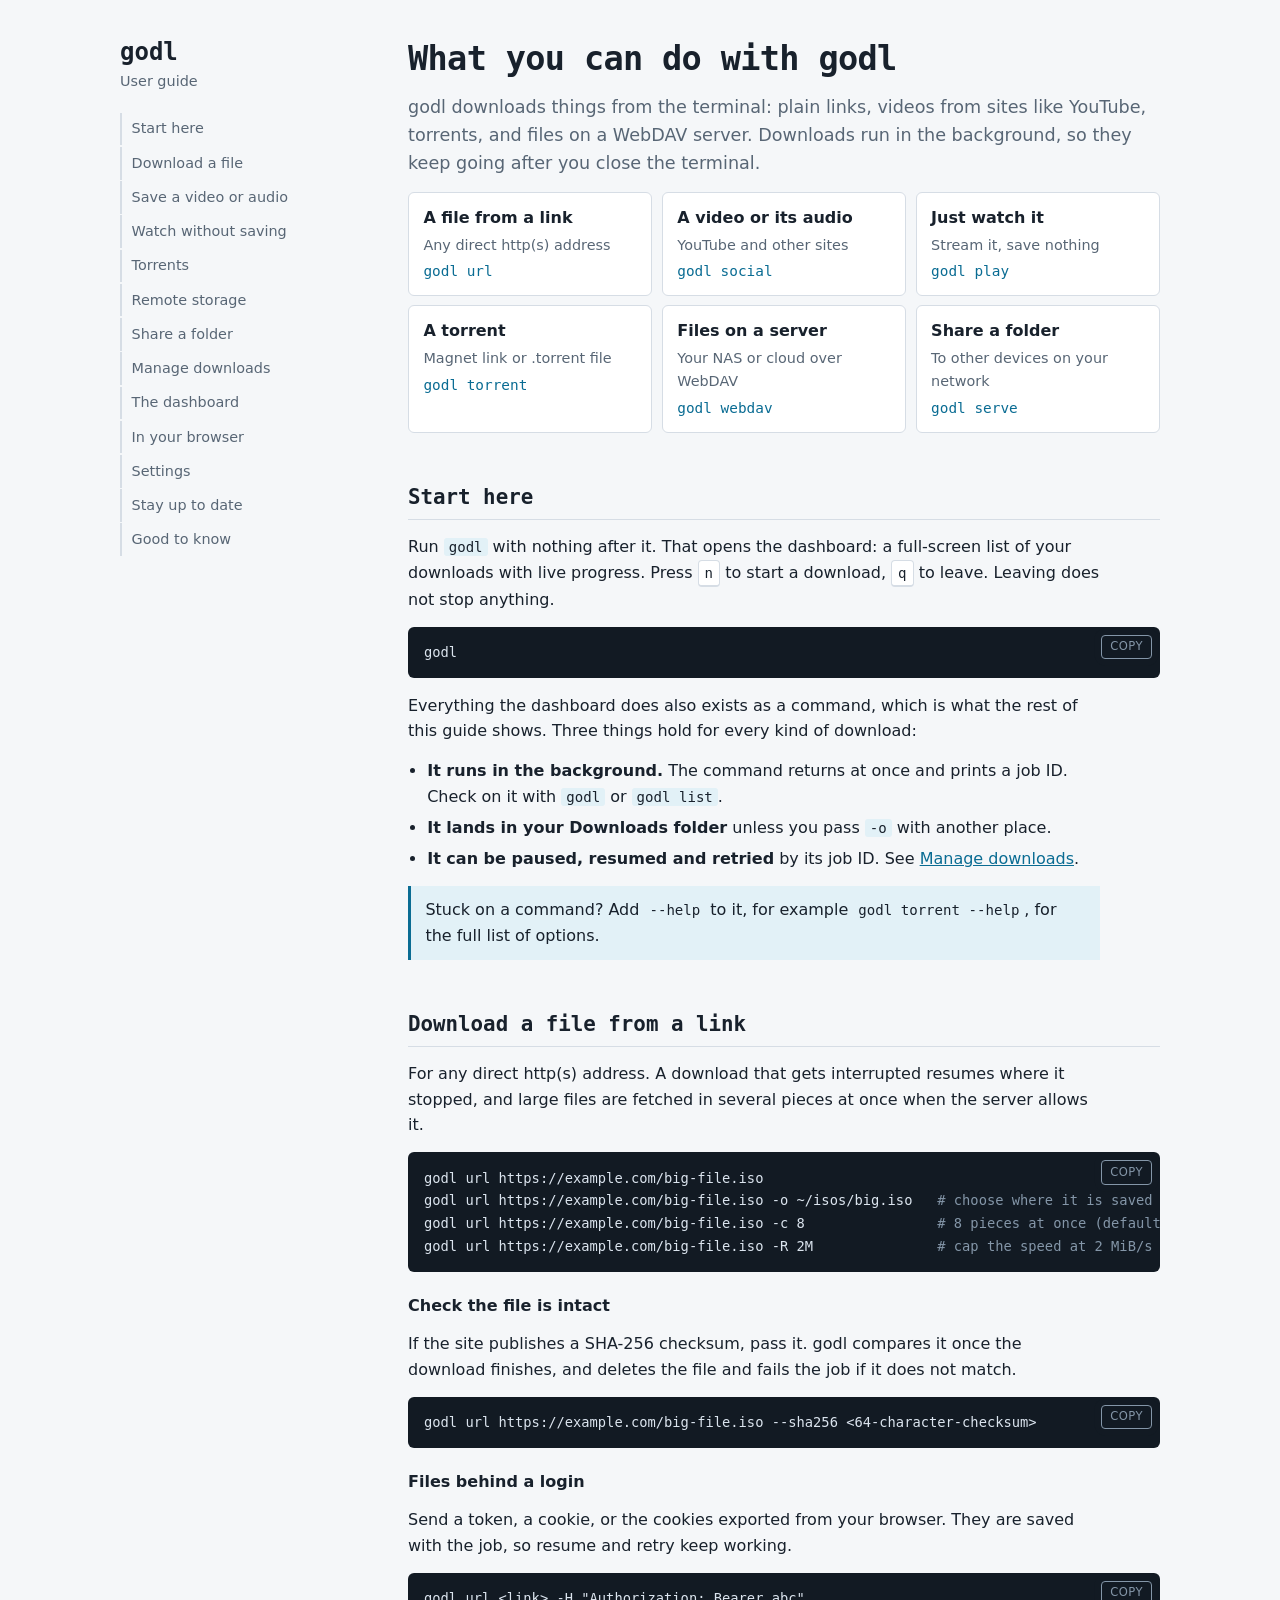
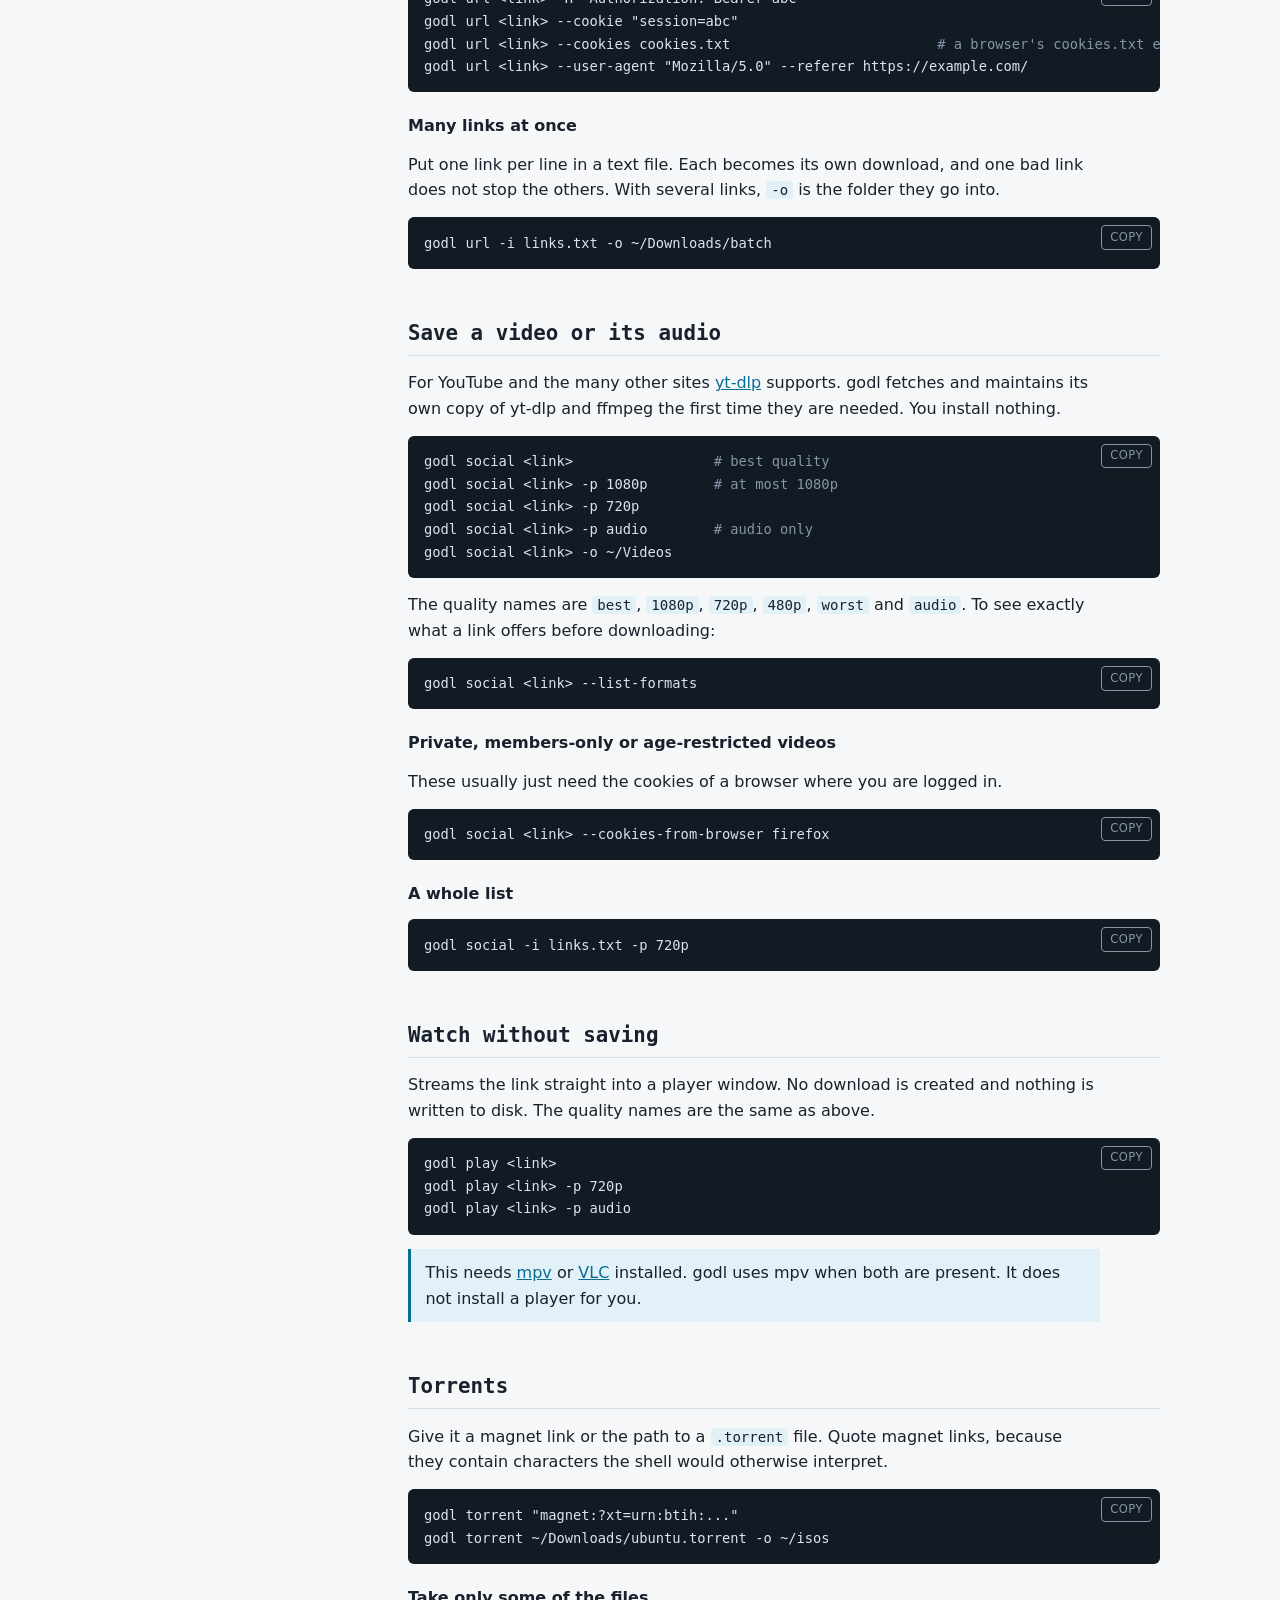
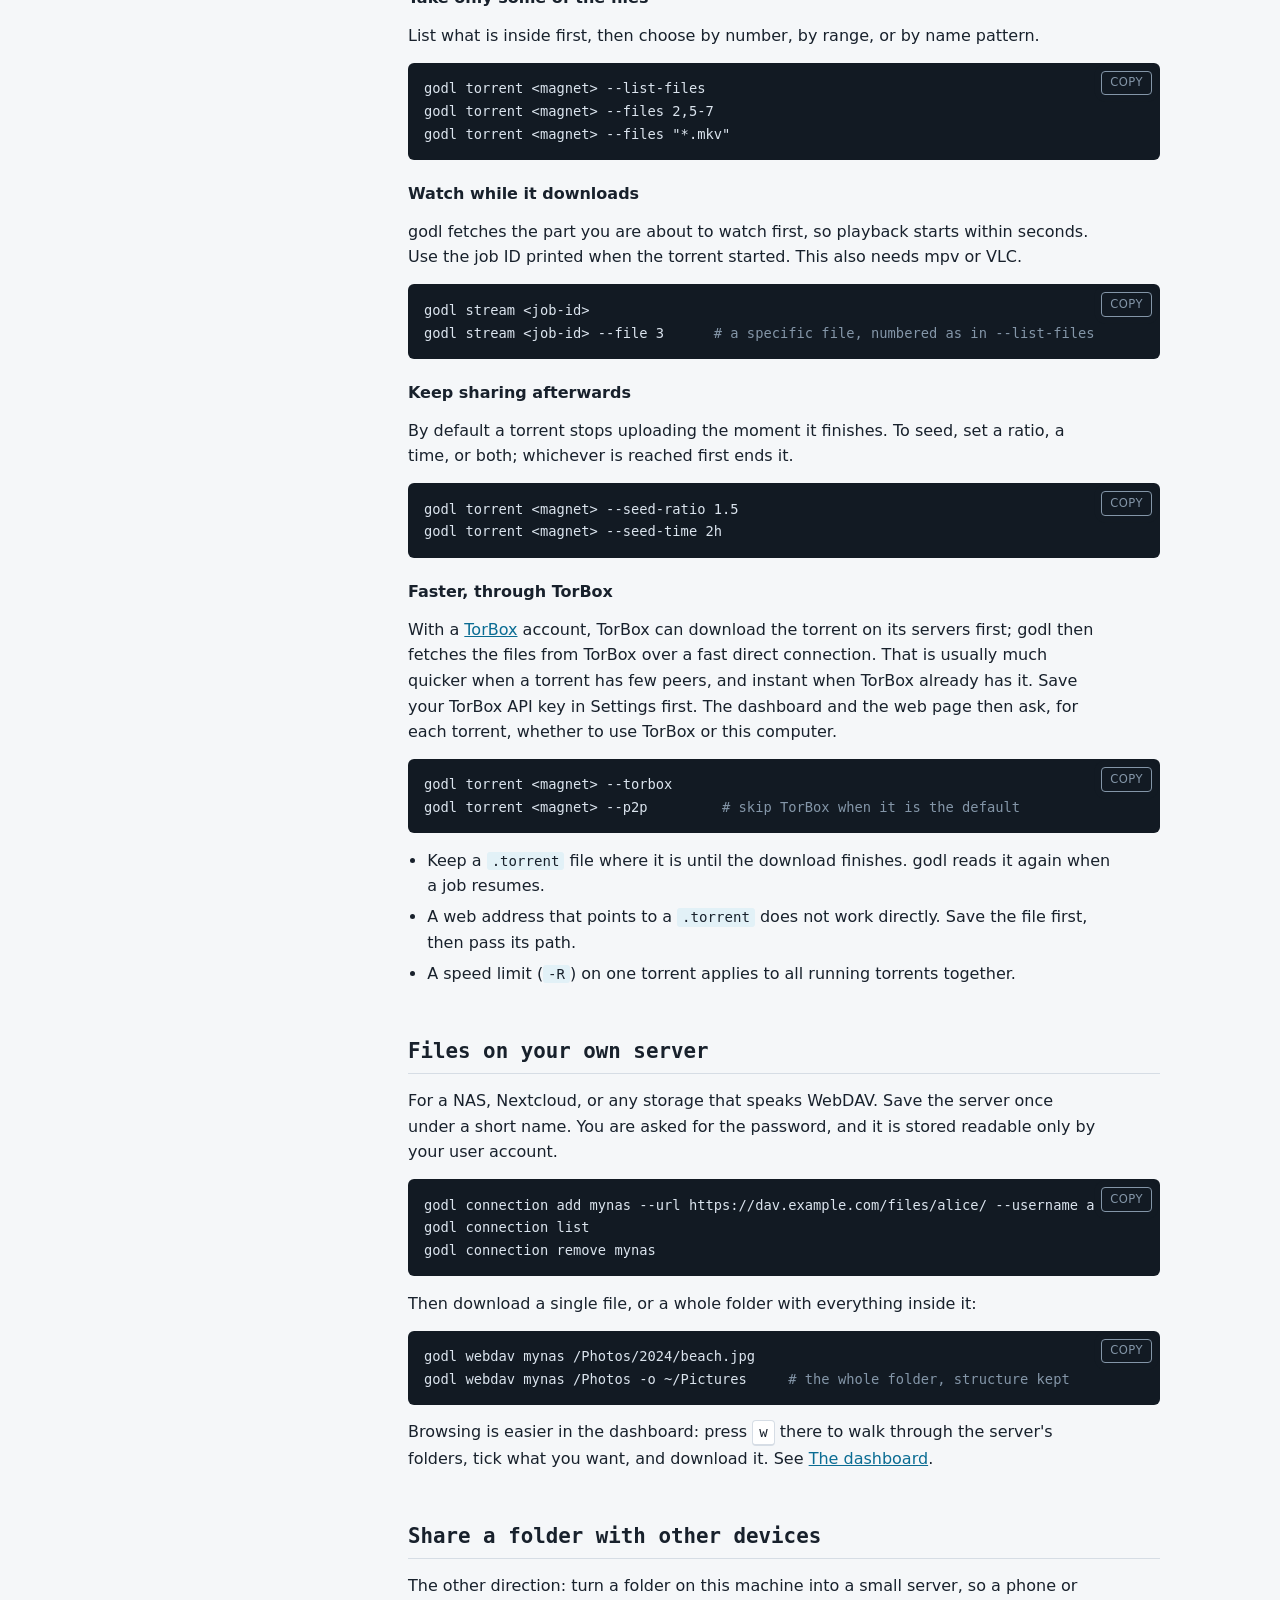
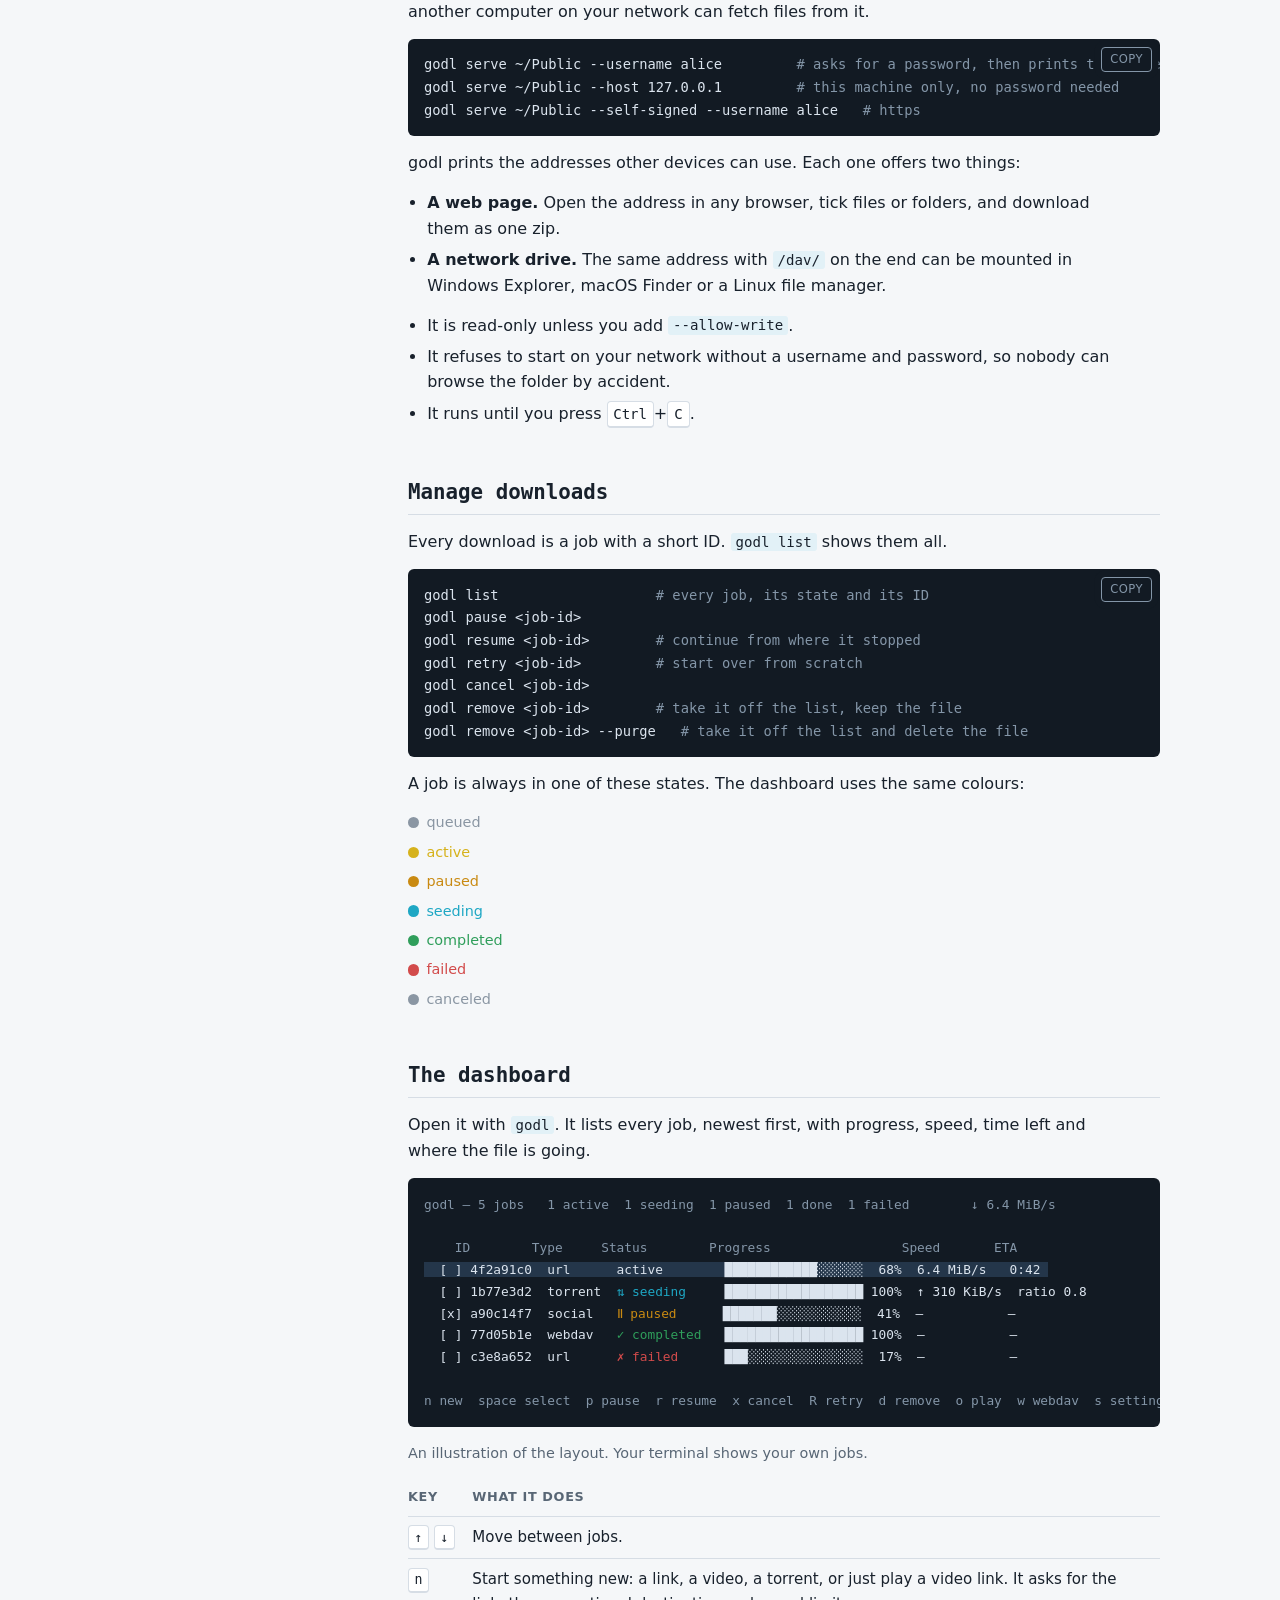
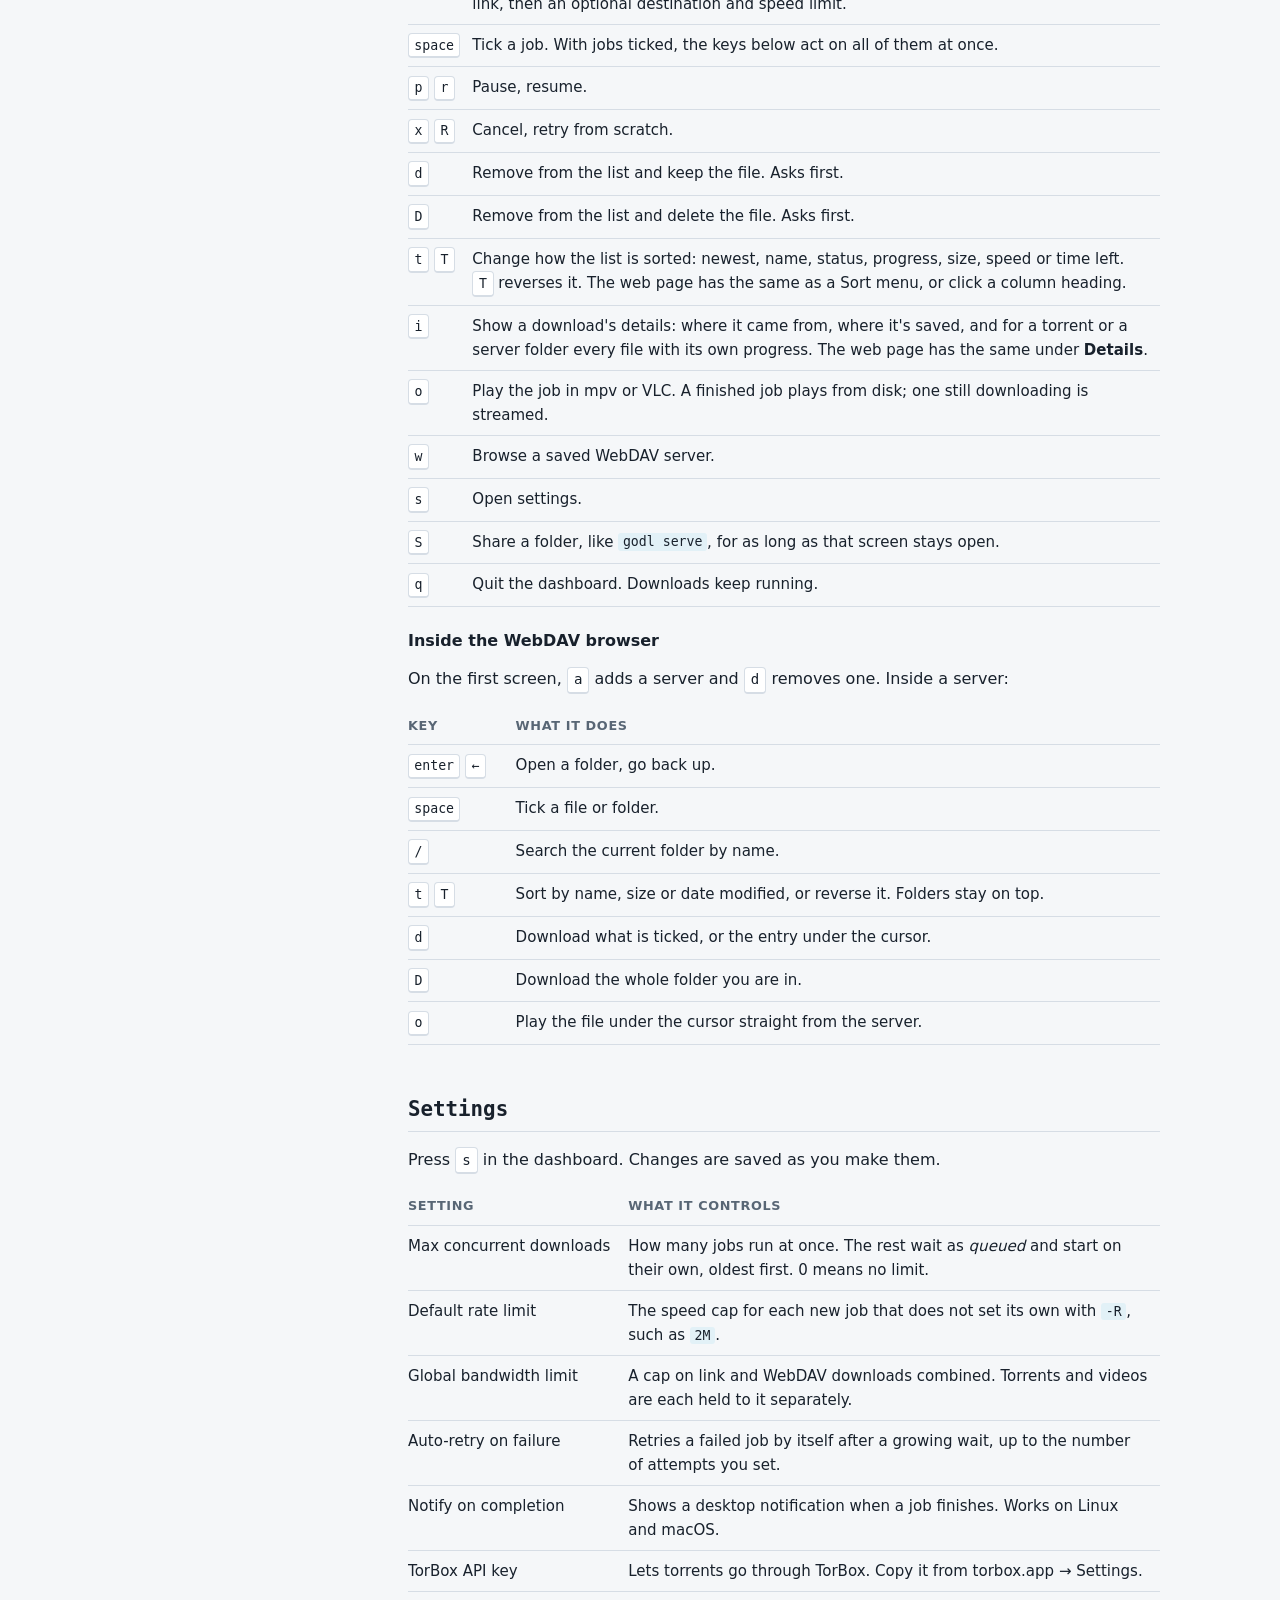
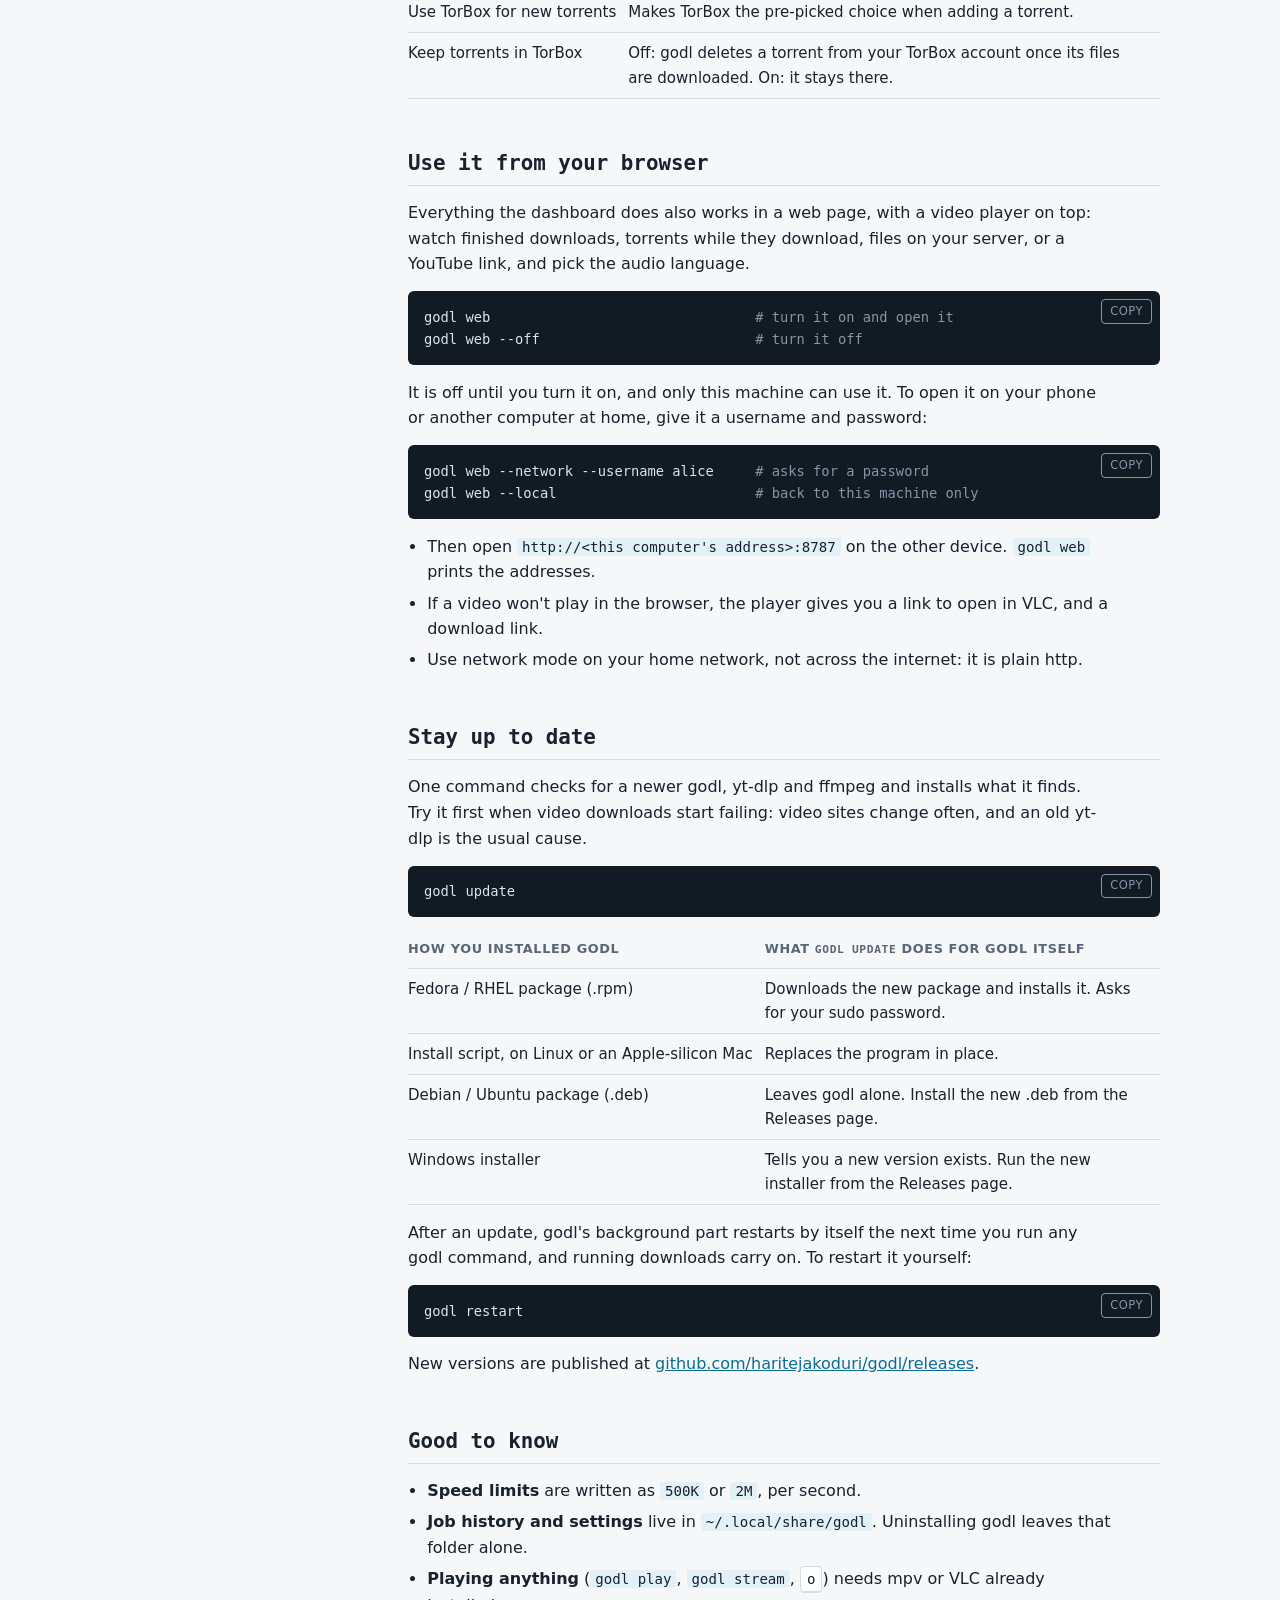
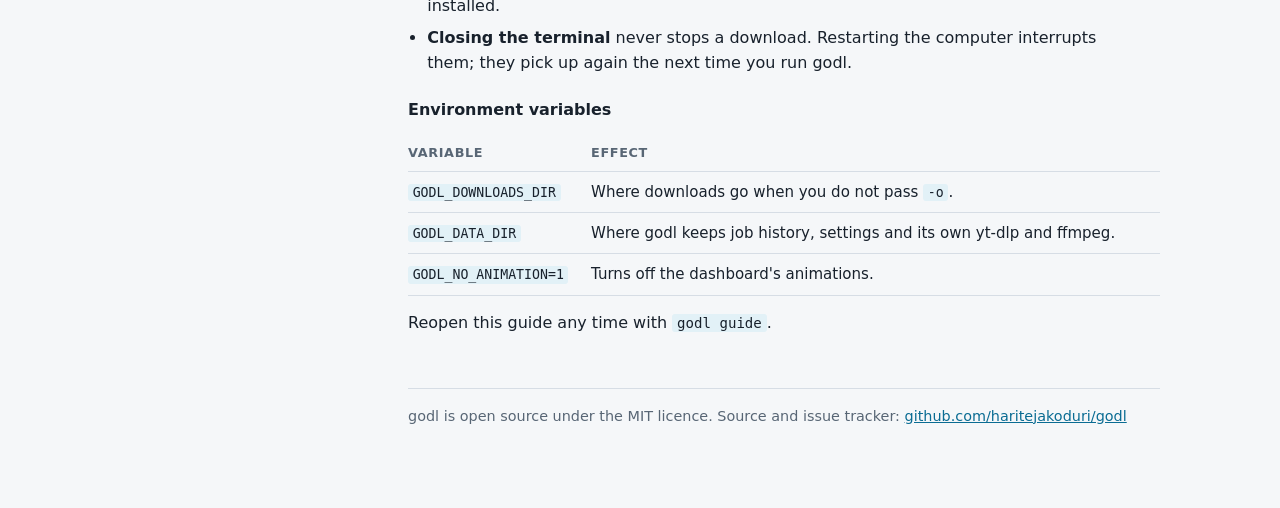
<file: internal/guide/guide.html>
<!doctype html>
<html lang="en">
<head>
<meta charset="utf-8">
<meta name="viewport" content="width=device-width, initial-scale=1">
<title>godl User Guide</title>
<style>
/* Layout: a fixed contents rail beside one reading column of task-first
   sections; every command sits in its own copyable terminal block. */
:root {
  --bg: #f5f7f9;
  --surface: #ffffff;
  --fg: #18212c;
  --muted: #586675;
  --line: #d6dde5;
  --accent: #0a6c93;
  --accent-soft: #e2f1f7;
  --term-bg: #121a23;
  --term-fg: #dbe4ee;
  --term-dim: #8496a8;
  --st-queued: #8a96a3;
  --st-paused: #c98a12;
  --st-active: #d6b21c;
  --st-seeding: #1ea7c4;
  --st-done: #2f9e5b;
  --st-failed: #d24b4b;
  --mono: ui-monospace, "JetBrains Mono", "Cascadia Code", "SF Mono", Menlo, Consolas, "DejaVu Sans Mono", monospace;
  --sans: system-ui, -apple-system, "Segoe UI", "Noto Sans", Cantarell, "Helvetica Neue", Arial, sans-serif;
}
@media (prefers-color-scheme: dark) {
  :root:not([data-theme="light"]) {
    --bg: #0f151c;
    --surface: #161e28;
    --fg: #dde5ee;
    --muted: #94a3b3;
    --line: #283442;
    --accent: #5fc4ea;
    --accent-soft: #15303d;
    --term-bg: #0a0f15;
    --term-fg: #dbe4ee;
    --term-dim: #7f91a3;
    color-scheme: dark;
  }
}
:root[data-theme="dark"] {
  --bg: #0f151c;
  --surface: #161e28;
  --fg: #dde5ee;
  --muted: #94a3b3;
  --line: #283442;
  --accent: #5fc4ea;
  --accent-soft: #15303d;
  --term-bg: #0a0f15;
  --term-fg: #dbe4ee;
  --term-dim: #7f91a3;
  color-scheme: dark;
}

* { box-sizing: border-box; }
html { scroll-behavior: smooth; scroll-padding-top: 1rem; }
@media (prefers-reduced-motion: reduce) { html { scroll-behavior: auto; } }
body {
  margin: 0;
  background: var(--bg);
  color: var(--fg);
  font: 16px/1.6 var(--sans);
}
a { color: var(--accent); }
a:focus-visible, button:focus-visible { outline: 2px solid var(--accent); outline-offset: 2px; }

.page {
  display: grid;
  grid-template-columns: 15rem minmax(0, 1fr);
  gap: 3rem;
  max-width: 68rem;
  margin: 0 auto;
  padding-block: 2.5rem 5rem;
  padding-inline: 1.5rem;
}
nav.toc {
  position: sticky;
  top: 1.5rem;
  align-self: start;
  max-height: calc(100vh - 3rem);
  overflow-y: auto;
  font-size: 0.9rem;
}
nav.toc .brand {
  font: 700 1.5rem/1 var(--mono);
  color: var(--fg);
  text-decoration: none;
  display: block;
  margin-bottom: 0.35rem;
}
nav.toc .tag { color: var(--muted); margin: 0 0 1.25rem; }
nav.toc ol { list-style: none; margin: 0; padding: 0; display: flex; flex-direction: column; gap: 0.1rem; }
nav.toc li a {
  display: block;
  padding: 0.3rem 0.6rem;
  border-left: 2px solid var(--line);
  color: var(--muted);
  text-decoration: none;
}
nav.toc li a:hover { color: var(--fg); border-left-color: var(--accent); }

main { min-width: 0; display: flex; flex-direction: column; gap: 3.25rem; }
section { display: flex; flex-direction: column; gap: 0.9rem; }
section > *, header.intro > * { margin: 0; }
header.intro { display: flex; flex-direction: column; gap: 0.9rem; }
h1 { font: 700 2.1rem/1.15 var(--mono); letter-spacing: -0.02em; text-wrap: balance; }
h2 {
  font: 700 1.3rem/1.25 var(--mono);
  text-wrap: balance;
  padding-bottom: 0.5rem;
  border-bottom: 1px solid var(--line);
}
h3 { font: 600 1rem/1.3 var(--sans); margin-top: 0.6rem; }
p, li { max-width: 68ch; }
.lead { font-size: 1.1rem; color: var(--muted); }
ul { margin: 0; padding-left: 1.2rem; display: flex; flex-direction: column; gap: 0.35rem; }
code, kbd { font-family: var(--mono); font-size: 0.88em; }
p code, li code, td code {
  background: var(--accent-soft);
  padding: 0.08em 0.35em;
  border-radius: 3px;
  overflow-wrap: anywhere;
}
kbd {
  display: inline-block;
  min-width: 1.6em;
  padding: 0.05em 0.4em;
  text-align: center;
  background: var(--surface);
  border: 1px solid var(--line);
  border-bottom-width: 2px;
  border-radius: 4px;
  white-space: nowrap;
}

/* A command block: what you'd type, with a copy button. */
.term { position: relative; background: var(--term-bg); border-radius: 6px; }
.term pre {
  margin: 0;
  padding: 0.9rem 4.5rem 0.9rem 1rem;
  overflow-x: auto;
  color: var(--term-fg);
  font: 0.86rem/1.65 var(--mono);
}
.term .c { color: var(--term-dim); }
.term button {
  position: absolute;
  top: 0.5rem;
  right: 0.5rem;
  font: 0.72rem/1 var(--sans);
  letter-spacing: 0.04em;
  text-transform: uppercase;
  color: var(--term-dim);
  background: var(--term-bg);
  box-shadow: 0 0 0 0.4rem var(--term-bg);
  border: 1px solid var(--term-dim);
  border-radius: 4px;
  padding: 0.35rem 0.5rem;
  cursor: pointer;
}
.term button:hover { color: var(--term-fg); border-color: var(--term-fg); }

.note {
  border-left: 3px solid var(--accent);
  background: var(--accent-soft);
  padding: 0.7rem 0.9rem;
  max-width: 68ch;
}

/* The job-type picker at the top. */
.pick { display: grid; grid-template-columns: repeat(auto-fit, minmax(13.5rem, 1fr)); gap: 0.6rem; }
.pick a {
  display: flex;
  flex-direction: column;
  gap: 0.2rem;
  padding: 0.75rem 0.9rem;
  background: var(--surface);
  border: 1px solid var(--line);
  border-radius: 6px;
  text-decoration: none;
  color: var(--fg);
}
.pick a:hover { border-color: var(--accent); }
.pick a span { color: var(--muted); font-size: 0.9rem; }
.pick a code { color: var(--accent); font-size: 0.9rem; }

/* A still of the dashboard, in the terminal's own colours. */
.dash { background: var(--term-bg); border-radius: 6px; overflow-x: auto; }
.dash pre { margin: 0; padding: 1rem; color: var(--term-fg); font: 0.8rem/1.7 var(--mono); min-width: 44rem; }
.dash .dim { color: var(--term-dim); }
.dash .sel { background: #24364a; }
.q { color: var(--st-queued); } .pa { color: var(--st-paused); } .ac { color: var(--st-active); }
.se { color: var(--st-seeding); } .ok { color: var(--st-done); } .fa { color: var(--st-failed); }
.legend { display: flex; flex-wrap: wrap; gap: 0.4rem 1.2rem; list-style: none; padding: 0; font-size: 0.9rem; }
.legend li { display: flex; align-items: center; gap: 0.45rem; }
.legend i { width: 0.7rem; height: 0.7rem; border-radius: 50%; background: currentColor; }

.tablewrap { overflow-x: auto; }
table { border-collapse: collapse; width: 100%; font-size: 0.94rem; }
th, td { text-align: left; vertical-align: top; padding: 0.5rem 0.75rem 0.5rem 0; border-bottom: 1px solid var(--line); }
th { color: var(--muted); font-weight: 600; font-size: 0.8rem; letter-spacing: 0.05em; text-transform: uppercase; }
td:first-child { white-space: nowrap; }

footer { color: var(--muted); font-size: 0.9rem; border-top: 1px solid var(--line); padding-top: 1rem; }

@media (max-width: 52rem) {
  .page { grid-template-columns: minmax(0, 1fr); gap: 1.5rem; padding-block: 1.5rem 3rem; padding-inline: 1rem; }
  nav.toc { position: static; max-height: none; }
  nav.toc ol { flex-direction: row; flex-wrap: wrap; gap: 0.3rem; }
  nav.toc li a { border: 1px solid var(--line); border-radius: 999px; padding: 0.2rem 0.7rem; }
  h1 { font-size: 1.6rem; }
  td:first-child { white-space: normal; }
}
</style>
</head>
<body>
<div class="page">

<nav class="toc" aria-label="Contents">
  <a class="brand" href="#top">godl</a>
  <p class="tag">User guide</p>
  <ol>
    <li><a href="#start">Start here</a></li>
    <li><a href="#url">Download a file</a></li>
    <li><a href="#social">Save a video or audio</a></li>
    <li><a href="#play">Watch without saving</a></li>
    <li><a href="#torrent">Torrents</a></li>
    <li><a href="#webdav">Remote storage</a></li>
    <li><a href="#serve">Share a folder</a></li>
    <li><a href="#jobs">Manage downloads</a></li>
    <li><a href="#dashboard">The dashboard</a></li>
    <li><a href="#web">In your browser</a></li>
    <li><a href="#settings">Settings</a></li>
    <li><a href="#update">Stay up to date</a></li>
    <li><a href="#know">Good to know</a></li>
  </ol>
</nav>

<main id="top">

<header class="intro">
  <h1>What you can do with godl</h1>
  <p class="lead">godl downloads things from the terminal: plain links, videos from sites like YouTube, torrents, and files on a WebDAV server. Downloads run in the background, so they keep going after you close the terminal.</p>
  <div class="pick">
    <a href="#url"><strong>A file from a link</strong><span>Any direct http(s) address</span><code>godl url</code></a>
    <a href="#social"><strong>A video or its audio</strong><span>YouTube and other sites</span><code>godl social</code></a>
    <a href="#play"><strong>Just watch it</strong><span>Stream it, save nothing</span><code>godl play</code></a>
    <a href="#torrent"><strong>A torrent</strong><span>Magnet link or .torrent file</span><code>godl torrent</code></a>
    <a href="#webdav"><strong>Files on a server</strong><span>Your NAS or cloud over WebDAV</span><code>godl webdav</code></a>
    <a href="#serve"><strong>Share a folder</strong><span>To other devices on your network</span><code>godl serve</code></a>
  </div>
</header>

<section id="start">
  <h2>Start here</h2>
  <p>Run <code>godl</code> with nothing after it. That opens the dashboard: a full-screen list of your downloads with live progress. Press <kbd>n</kbd> to start a download, <kbd>q</kbd> to leave. Leaving does not stop anything.</p>
  <div class="term"><pre>godl</pre></div>
  <p>Everything the dashboard does also exists as a command, which is what the rest of this guide shows. Three things hold for every kind of download:</p>
  <ul>
    <li><strong>It runs in the background.</strong> The command returns at once and prints a job ID. Check on it with <code>godl</code> or <code>godl list</code>.</li>
    <li><strong>It lands in your Downloads folder</strong> unless you pass <code>-o</code> with another place.</li>
    <li><strong>It can be paused, resumed and retried</strong> by its job ID. See <a href="#jobs">Manage downloads</a>.</li>
  </ul>
  <p class="note">Stuck on a command? Add <code>--help</code> to it, for example <code>godl torrent --help</code>, for the full list of options.</p>
</section>

<section id="url">
  <h2>Download a file from a link</h2>
  <p>For any direct http(s) address. A download that gets interrupted resumes where it stopped, and large files are fetched in several pieces at once when the server allows it.</p>
  <div class="term"><pre>godl url https://example.com/big-file.iso
godl url https://example.com/big-file.iso -o ~/isos/big.iso   <span class="c"># choose where it is saved</span>
godl url https://example.com/big-file.iso -c 8                <span class="c"># 8 pieces at once (default 4)</span>
godl url https://example.com/big-file.iso -R 2M               <span class="c"># cap the speed at 2 MiB/s</span></pre></div>

  <h3>Check the file is intact</h3>
  <p>If the site publishes a SHA-256 checksum, pass it. godl compares it once the download finishes, and deletes the file and fails the job if it does not match.</p>
  <div class="term"><pre>godl url https://example.com/big-file.iso --sha256 &lt;64-character-checksum&gt;</pre></div>

  <h3>Files behind a login</h3>
  <p>Send a token, a cookie, or the cookies exported from your browser. They are saved with the job, so resume and retry keep working.</p>
  <div class="term"><pre>godl url &lt;link&gt; -H "Authorization: Bearer abc"
godl url &lt;link&gt; --cookie "session=abc"
godl url &lt;link&gt; --cookies cookies.txt                         <span class="c"># a browser's cookies.txt export</span>
godl url &lt;link&gt; --user-agent "Mozilla/5.0" --referer https://example.com/</pre></div>

  <h3>Many links at once</h3>
  <p>Put one link per line in a text file. Each becomes its own download, and one bad link does not stop the others. With several links, <code>-o</code> is the folder they go into.</p>
  <div class="term"><pre>godl url -i links.txt -o ~/Downloads/batch</pre></div>
</section>

<section id="social">
  <h2>Save a video or its audio</h2>
  <p>For YouTube and the many other sites <a href="https://github.com/yt-dlp/yt-dlp">yt-dlp</a> supports. godl fetches and maintains its own copy of yt-dlp and ffmpeg the first time they are needed. You install nothing.</p>
  <div class="term"><pre>godl social &lt;link&gt;                 <span class="c"># best quality</span>
godl social &lt;link&gt; -p 1080p        <span class="c"># at most 1080p</span>
godl social &lt;link&gt; -p 720p
godl social &lt;link&gt; -p audio        <span class="c"># audio only</span>
godl social &lt;link&gt; -o ~/Videos</pre></div>
  <p>The quality names are <code>best</code>, <code>1080p</code>, <code>720p</code>, <code>480p</code>, <code>worst</code> and <code>audio</code>. To see exactly what a link offers before downloading:</p>
  <div class="term"><pre>godl social &lt;link&gt; --list-formats</pre></div>

  <h3>Private, members-only or age-restricted videos</h3>
  <p>These usually just need the cookies of a browser where you are logged in.</p>
  <div class="term"><pre>godl social &lt;link&gt; --cookies-from-browser firefox</pre></div>

  <h3>A whole list</h3>
  <div class="term"><pre>godl social -i links.txt -p 720p</pre></div>
</section>

<section id="play">
  <h2>Watch without saving</h2>
  <p>Streams the link straight into a player window. No download is created and nothing is written to disk. The quality names are the same as above.</p>
  <div class="term"><pre>godl play &lt;link&gt;
godl play &lt;link&gt; -p 720p
godl play &lt;link&gt; -p audio</pre></div>
  <p class="note">This needs <a href="https://mpv.io">mpv</a> or <a href="https://www.videolan.org/vlc/">VLC</a> installed. godl uses mpv when both are present. It does not install a player for you.</p>
</section>

<section id="torrent">
  <h2>Torrents</h2>
  <p>Give it a magnet link or the path to a <code>.torrent</code> file. Quote magnet links, because they contain characters the shell would otherwise interpret.</p>
  <div class="term"><pre>godl torrent "magnet:?xt=urn:btih:..."
godl torrent ~/Downloads/ubuntu.torrent -o ~/isos</pre></div>

  <h3>Take only some of the files</h3>
  <p>List what is inside first, then choose by number, by range, or by name pattern.</p>
  <div class="term"><pre>godl torrent &lt;magnet&gt; --list-files
godl torrent &lt;magnet&gt; --files 2,5-7
godl torrent &lt;magnet&gt; --files "*.mkv"</pre></div>

  <h3>Watch while it downloads</h3>
  <p>godl fetches the part you are about to watch first, so playback starts within seconds. Use the job ID printed when the torrent started. This also needs mpv or VLC.</p>
  <div class="term"><pre>godl stream &lt;job-id&gt;
godl stream &lt;job-id&gt; --file 3      <span class="c"># a specific file, numbered as in --list-files</span></pre></div>

  <h3>Keep sharing afterwards</h3>
  <p>By default a torrent stops uploading the moment it finishes. To seed, set a ratio, a time, or both; whichever is reached first ends it.</p>
  <div class="term"><pre>godl torrent &lt;magnet&gt; --seed-ratio 1.5
godl torrent &lt;magnet&gt; --seed-time 2h</pre></div>

  <h3>Faster, through TorBox</h3>
  <p>With a <a href="https://torbox.app">TorBox</a> account, TorBox can download the torrent on its servers first; godl then fetches the files from TorBox over a fast direct connection. That is usually much quicker when a torrent has few peers, and instant when TorBox already has it. Save your TorBox API key in Settings first. The dashboard and the web page then ask, for each torrent, whether to use TorBox or this computer.</p>
  <div class="term"><pre>godl torrent &lt;magnet&gt; --torbox
godl torrent &lt;magnet&gt; --p2p         <span class="c"># skip TorBox when it is the default</span></pre></div>

  <ul>
    <li>Keep a <code>.torrent</code> file where it is until the download finishes. godl reads it again when a job resumes.</li>
    <li>A web address that points to a <code>.torrent</code> does not work directly. Save the file first, then pass its path.</li>
    <li>A speed limit (<code>-R</code>) on one torrent applies to all running torrents together.</li>
  </ul>
</section>

<section id="webdav">
  <h2>Files on your own server</h2>
  <p>For a NAS, Nextcloud, or any storage that speaks WebDAV. Save the server once under a short name. You are asked for the password, and it is stored readable only by your user account.</p>
  <div class="term"><pre>godl connection add mynas --url https://dav.example.com/files/alice/ --username alice
godl connection list
godl connection remove mynas</pre></div>
  <p>Then download a single file, or a whole folder with everything inside it:</p>
  <div class="term"><pre>godl webdav mynas /Photos/2024/beach.jpg
godl webdav mynas /Photos -o ~/Pictures     <span class="c"># the whole folder, structure kept</span></pre></div>
  <p>Browsing is easier in the dashboard: press <kbd>w</kbd> there to walk through the server's folders, tick what you want, and download it. See <a href="#dashboard">The dashboard</a>.</p>
</section>

<section id="serve">
  <h2>Share a folder with other devices</h2>
  <p>The other direction: turn a folder on this machine into a small server, so a phone or another computer on your network can fetch files from it.</p>
  <div class="term"><pre>godl serve ~/Public --username alice         <span class="c"># asks for a password, then prints the addresses</span>
godl serve ~/Public --host 127.0.0.1         <span class="c"># this machine only, no password needed</span>
godl serve ~/Public --self-signed --username alice   <span class="c"># https</span></pre></div>
  <p>godl prints the addresses other devices can use. Each one offers two things:</p>
  <ul>
    <li><strong>A web page.</strong> Open the address in any browser, tick files or folders, and download them as one zip.</li>
    <li><strong>A network drive.</strong> The same address with <code>/dav/</code> on the end can be mounted in Windows Explorer, macOS Finder or a Linux file manager.</li>
  </ul>
  <ul>
    <li>It is read-only unless you add <code>--allow-write</code>.</li>
    <li>It refuses to start on your network without a username and password, so nobody can browse the folder by accident.</li>
    <li>It runs until you press <kbd>Ctrl</kbd>+<kbd>C</kbd>.</li>
  </ul>
</section>

<section id="jobs">
  <h2>Manage downloads</h2>
  <p>Every download is a job with a short ID. <code>godl list</code> shows them all.</p>
  <div class="term"><pre>godl list                   <span class="c"># every job, its state and its ID</span>
godl pause &lt;job-id&gt;
godl resume &lt;job-id&gt;        <span class="c"># continue from where it stopped</span>
godl retry &lt;job-id&gt;         <span class="c"># start over from scratch</span>
godl cancel &lt;job-id&gt;
godl remove &lt;job-id&gt;        <span class="c"># take it off the list, keep the file</span>
godl remove &lt;job-id&gt; --purge   <span class="c"># take it off the list and delete the file</span></pre></div>
  <p>A job is always in one of these states. The dashboard uses the same colours:</p>
  <ul class="legend">
    <li class="q"><i></i>queued</li>
    <li class="ac"><i></i>active</li>
    <li class="pa"><i></i>paused</li>
    <li class="se"><i></i>seeding</li>
    <li class="ok"><i></i>completed</li>
    <li class="fa"><i></i>failed</li>
    <li class="q"><i></i>canceled</li>
  </ul>
</section>

<section id="dashboard">
  <h2>The dashboard</h2>
  <p>Open it with <code>godl</code>. It lists every job, newest first, with progress, speed, time left and where the file is going.</p>
  <div class="dash" role="img" aria-label="Illustration of the godl dashboard with five jobs in different states"><pre><span class="dim">godl — 5 jobs   1 active  1 seeding  1 paused  1 done  1 failed        ↓ 6.4 MiB/s</span>

<span class="dim">    ID        Type     Status        Progress                 Speed       ETA</span>
<span class="sel">  [ ] 4f2a91c0  url      active        ████████████░░░░░░  68%  6.4 MiB/s   0:42 </span>
  [ ] 1b77e3d2  torrent  <span class="se">⇅ seeding</span>     ██████████████████ 100%  ↑ 310 KiB/s  ratio 0.8
  [x] a90c14f7  social   <span class="pa">Ⅱ paused</span>      ███████░░░░░░░░░░░  41%  —           —
  [ ] 77d05b1e  webdav   <span class="ok">✓ completed</span>   ██████████████████ 100%  —           —
  [ ] c3e8a652  url      <span class="fa">✗ failed</span>      ███░░░░░░░░░░░░░░░  17%  —           —

<span class="dim">n new  space select  p pause  r resume  x cancel  R retry  d remove  o play  w webdav  s settings  q quit</span></pre></div>
  <p style="color:var(--muted);font-size:0.9rem">An illustration of the layout. Your terminal shows your own jobs.</p>

  <div class="tablewrap">
  <table>
    <thead><tr><th>Key</th><th>What it does</th></tr></thead>
    <tbody>
      <tr><td><kbd>↑</kbd> <kbd>↓</kbd></td><td>Move between jobs.</td></tr>
      <tr><td><kbd>n</kbd></td><td>Start something new: a link, a video, a torrent, or just play a video link. It asks for the link, then an optional destination and speed limit.</td></tr>
      <tr><td><kbd>space</kbd></td><td>Tick a job. With jobs ticked, the keys below act on all of them at once.</td></tr>
      <tr><td><kbd>p</kbd> <kbd>r</kbd></td><td>Pause, resume.</td></tr>
      <tr><td><kbd>x</kbd> <kbd>R</kbd></td><td>Cancel, retry from scratch.</td></tr>
      <tr><td><kbd>d</kbd></td><td>Remove from the list and keep the file. Asks first.</td></tr>
      <tr><td><kbd>D</kbd></td><td>Remove from the list and delete the file. Asks first.</td></tr>
      <tr><td><kbd>t</kbd> <kbd>T</kbd></td><td>Change how the list is sorted: newest, name, status, progress, size, speed or time left. <kbd>T</kbd> reverses it. The web page has the same as a Sort menu, or click a column heading.</td></tr>
      <tr><td><kbd>i</kbd></td><td>Show a download's details: where it came from, where it's saved, and for a torrent or a server folder every file with its own progress. The web page has the same under <strong>Details</strong>.</td></tr>
      <tr><td><kbd>o</kbd></td><td>Play the job in mpv or VLC. A finished job plays from disk; one still downloading is streamed.</td></tr>
      <tr><td><kbd>w</kbd></td><td>Browse a saved WebDAV server.</td></tr>
      <tr><td><kbd>s</kbd></td><td>Open settings.</td></tr>
      <tr><td><kbd>S</kbd></td><td>Share a folder, like <code>godl serve</code>, for as long as that screen stays open.</td></tr>
      <tr><td><kbd>q</kbd></td><td>Quit the dashboard. Downloads keep running.</td></tr>
    </tbody>
  </table>
  </div>

  <h3>Inside the WebDAV browser</h3>
  <p>On the first screen, <kbd>a</kbd> adds a server and <kbd>d</kbd> removes one. Inside a server:</p>
  <div class="tablewrap">
  <table>
    <thead><tr><th>Key</th><th>What it does</th></tr></thead>
    <tbody>
      <tr><td><kbd>enter</kbd> <kbd>←</kbd></td><td>Open a folder, go back up.</td></tr>
      <tr><td><kbd>space</kbd></td><td>Tick a file or folder.</td></tr>
      <tr><td><kbd>/</kbd></td><td>Search the current folder by name.</td></tr>
      <tr><td><kbd>t</kbd> <kbd>T</kbd></td><td>Sort by name, size or date modified, or reverse it. Folders stay on top.</td></tr>
      <tr><td><kbd>d</kbd></td><td>Download what is ticked, or the entry under the cursor.</td></tr>
      <tr><td><kbd>D</kbd></td><td>Download the whole folder you are in.</td></tr>
      <tr><td><kbd>o</kbd></td><td>Play the file under the cursor straight from the server.</td></tr>
    </tbody>
  </table>
  </div>
</section>

<section id="settings">
  <h2>Settings</h2>
  <p>Press <kbd>s</kbd> in the dashboard. Changes are saved as you make them.</p>
  <div class="tablewrap">
  <table>
    <thead><tr><th>Setting</th><th>What it controls</th></tr></thead>
    <tbody>
      <tr><td>Max concurrent downloads</td><td>How many jobs run at once. The rest wait as <em>queued</em> and start on their own, oldest first. 0 means no limit.</td></tr>
      <tr><td>Default rate limit</td><td>The speed cap for each new job that does not set its own with <code>-R</code>, such as <code>2M</code>.</td></tr>
      <tr><td>Global bandwidth limit</td><td>A cap on link and WebDAV downloads combined. Torrents and videos are each held to it separately.</td></tr>
      <tr><td>Auto-retry on failure</td><td>Retries a failed job by itself after a growing wait, up to the number of attempts you set.</td></tr>
      <tr><td>Notify on completion</td><td>Shows a desktop notification when a job finishes. Works on Linux and macOS.</td></tr>
      <tr><td>TorBox API key</td><td>Lets torrents go through TorBox. Copy it from torbox.app → Settings.</td></tr>
      <tr><td>Use TorBox for new torrents</td><td>Makes TorBox the pre-picked choice when adding a torrent.</td></tr>
      <tr><td>Keep torrents in TorBox</td><td>Off: godl deletes a torrent from your TorBox account once its files are downloaded. On: it stays there.</td></tr>
    </tbody>
  </table>
  </div>
</section>

<section id="web">
  <h2>Use it from your browser</h2>
  <p>Everything the dashboard does also works in a web page, with a video player on top: watch finished downloads, torrents while they download, files on your server, or a YouTube link, and pick the audio language.</p>
  <div class="term"><pre>godl web                                <span class="c"># turn it on and open it</span>
godl web --off                          <span class="c"># turn it off</span></pre></div>
  <p>It is off until you turn it on, and only this machine can use it. To open it on your phone or another computer at home, give it a username and password:</p>
  <div class="term"><pre>godl web --network --username alice     <span class="c"># asks for a password</span>
godl web --local                        <span class="c"># back to this machine only</span></pre></div>
  <ul>
    <li>Then open <code>http://&lt;this computer's address&gt;:8787</code> on the other device. <code>godl web</code> prints the addresses.</li>
    <li>If a video won't play in the browser, the player gives you a link to open in VLC, and a download link.</li>
    <li>Use network mode on your home network, not across the internet: it is plain http.</li>
  </ul>
</section>

<section id="update">
  <h2>Stay up to date</h2>
  <p>One command checks for a newer godl, yt-dlp and ffmpeg and installs what it finds. Try it first when video downloads start failing: video sites change often, and an old yt-dlp is the usual cause.</p>
  <div class="term"><pre>godl update</pre></div>
  <div class="tablewrap">
  <table>
    <thead><tr><th>How you installed godl</th><th>What <code>godl update</code> does for godl itself</th></tr></thead>
    <tbody>
      <tr><td>Fedora / RHEL package (.rpm)</td><td>Downloads the new package and installs it. Asks for your sudo password.</td></tr>
      <tr><td>Install script, on Linux or an Apple-silicon Mac</td><td>Replaces the program in place.</td></tr>
      <tr><td>Debian / Ubuntu package (.deb)</td><td>Leaves godl alone. Install the new .deb from the Releases page.</td></tr>
      <tr><td>Windows installer</td><td>Tells you a new version exists. Run the new installer from the Releases page.</td></tr>
    </tbody>
  </table>
  </div>
  <p>After an update, godl's background part restarts by itself the next time you run any godl command, and running downloads carry on. To restart it yourself:</p>
  <div class="term"><pre>godl restart</pre></div>
  <p>New versions are published at <a href="https://github.com/haritejakoduri/godl/releases/latest">github.com/haritejakoduri/godl/releases</a>.</p>
</section>

<section id="know">
  <h2>Good to know</h2>
  <ul>
    <li><strong>Speed limits</strong> are written as <code>500K</code> or <code>2M</code>, per second.</li>
    <li><strong>Job history and settings</strong> live in <code>~/.local/share/godl</code>. Uninstalling godl leaves that folder alone.</li>
    <li><strong>Playing anything</strong> (<code>godl play</code>, <code>godl stream</code>, <kbd>o</kbd>) needs mpv or VLC already installed.</li>
    <li><strong>Closing the terminal</strong> never stops a download. Restarting the computer interrupts them; they pick up again the next time you run godl.</li>
  </ul>
  <h3>Environment variables</h3>
  <div class="tablewrap">
  <table>
    <thead><tr><th>Variable</th><th>Effect</th></tr></thead>
    <tbody>
      <tr><td><code>GODL_DOWNLOADS_DIR</code></td><td>Where downloads go when you do not pass <code>-o</code>.</td></tr>
      <tr><td><code>GODL_DATA_DIR</code></td><td>Where godl keeps job history, settings and its own yt-dlp and ffmpeg.</td></tr>
      <tr><td><code>GODL_NO_ANIMATION=1</code></td><td>Turns off the dashboard's animations.</td></tr>
    </tbody>
  </table>
  </div>
  <p>Reopen this guide any time with <code>godl guide</code>.</p>
</section>

<footer>godl is open source under the MIT licence. Source and issue tracker: <a href="https://github.com/haritejakoduri/godl">github.com/haritejakoduri/godl</a></footer>

</main>
</div>

<script>
// Add a copy button to each command block. The comments after "#" are
// for the reader, so they are stripped from what gets copied.
document.querySelectorAll('.term').forEach(function (block) {
  var pre = block.querySelector('pre');
  var btn = document.createElement('button');
  btn.type = 'button';
  btn.textContent = 'Copy';
  btn.addEventListener('click', function () {
    var clone = pre.cloneNode(true);
    clone.querySelectorAll('.c').forEach(function (c) { c.remove(); });
    var text = clone.textContent.split('\n').map(function (l) { return l.replace(/\s+$/, ''); }).join('\n');
    var done = function () {
      btn.textContent = 'Copied';
      setTimeout(function () { btn.textContent = 'Copy'; }, 1400);
    };
    var select = function () {
      var range = document.createRange();
      range.selectNodeContents(pre);
      var sel = window.getSelection();
      sel.removeAllRanges();
      sel.addRange(range);
      btn.textContent = 'Selected';
    };
    if (navigator.clipboard && navigator.clipboard.writeText) {
      navigator.clipboard.writeText(text).then(done, select);
    } else {
      select();
    }
  });
  block.appendChild(btn);
});
</script>
</body>
</html>
</file>
